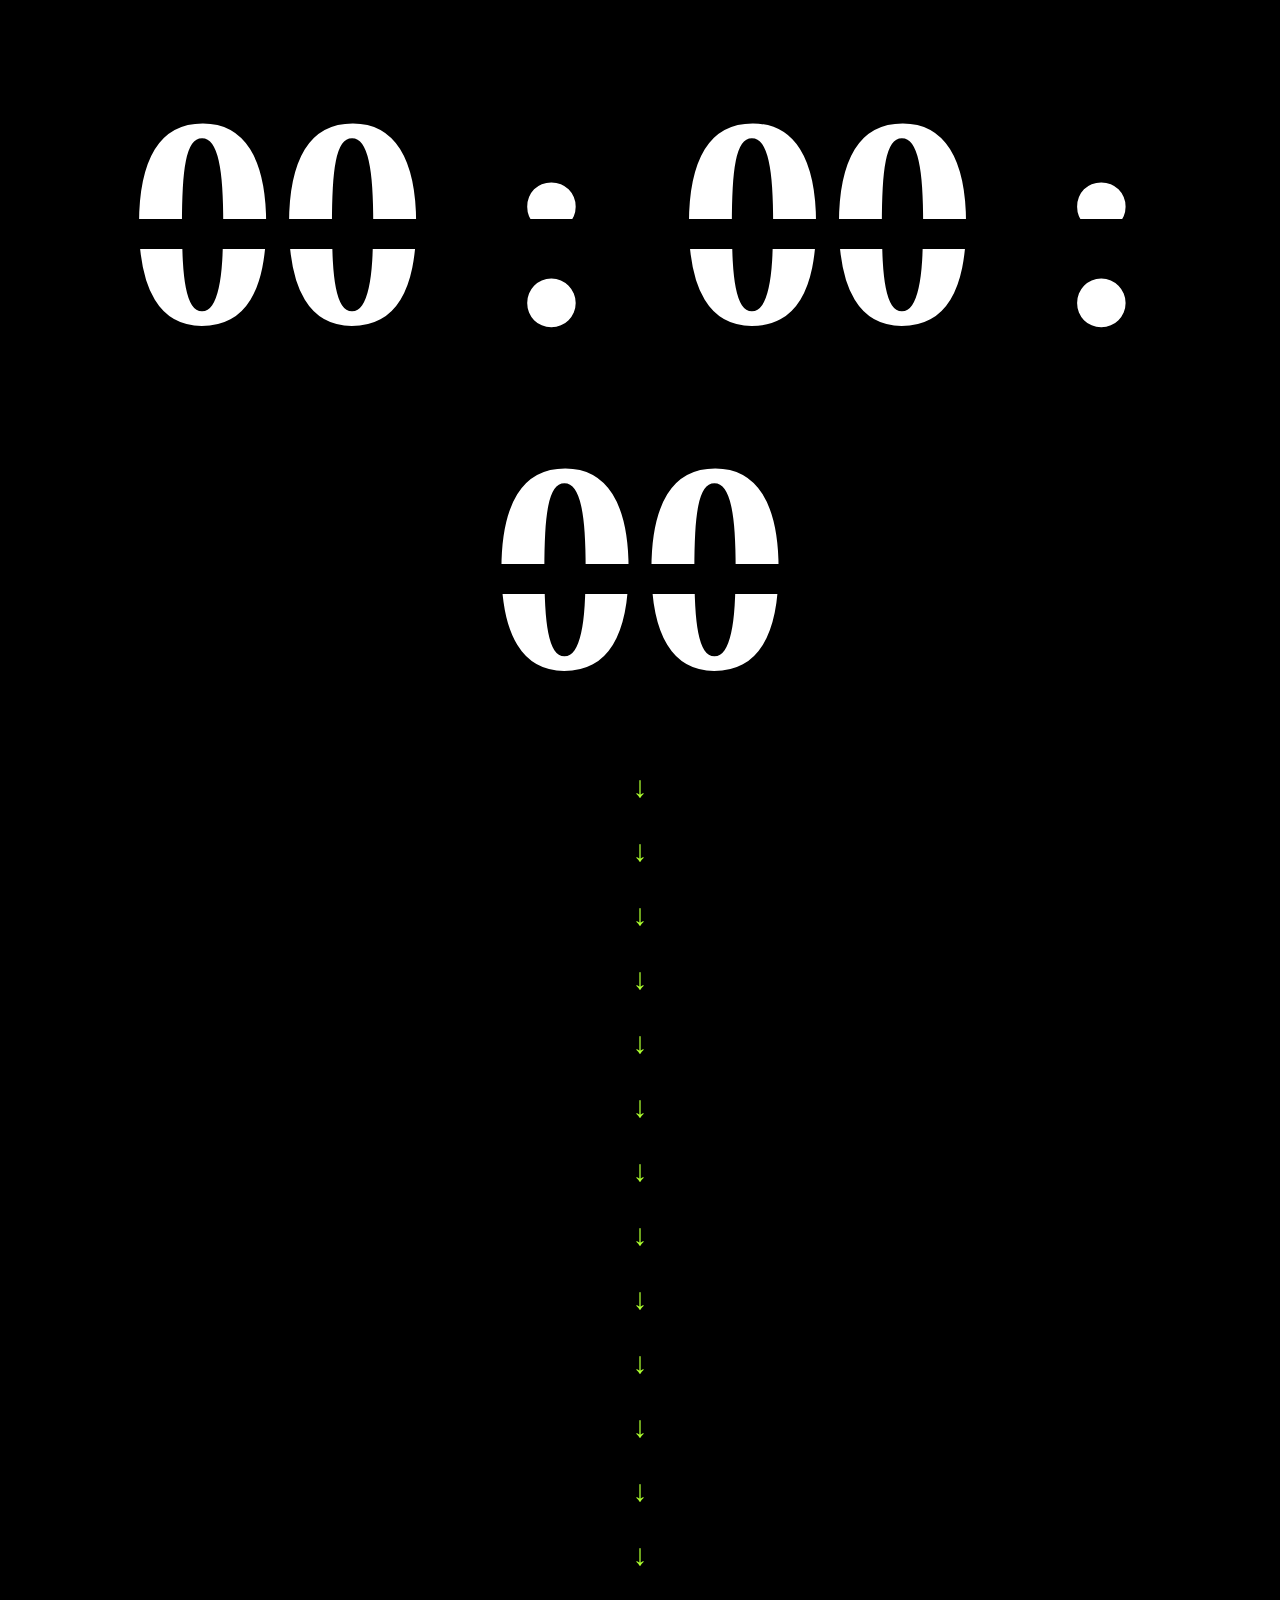
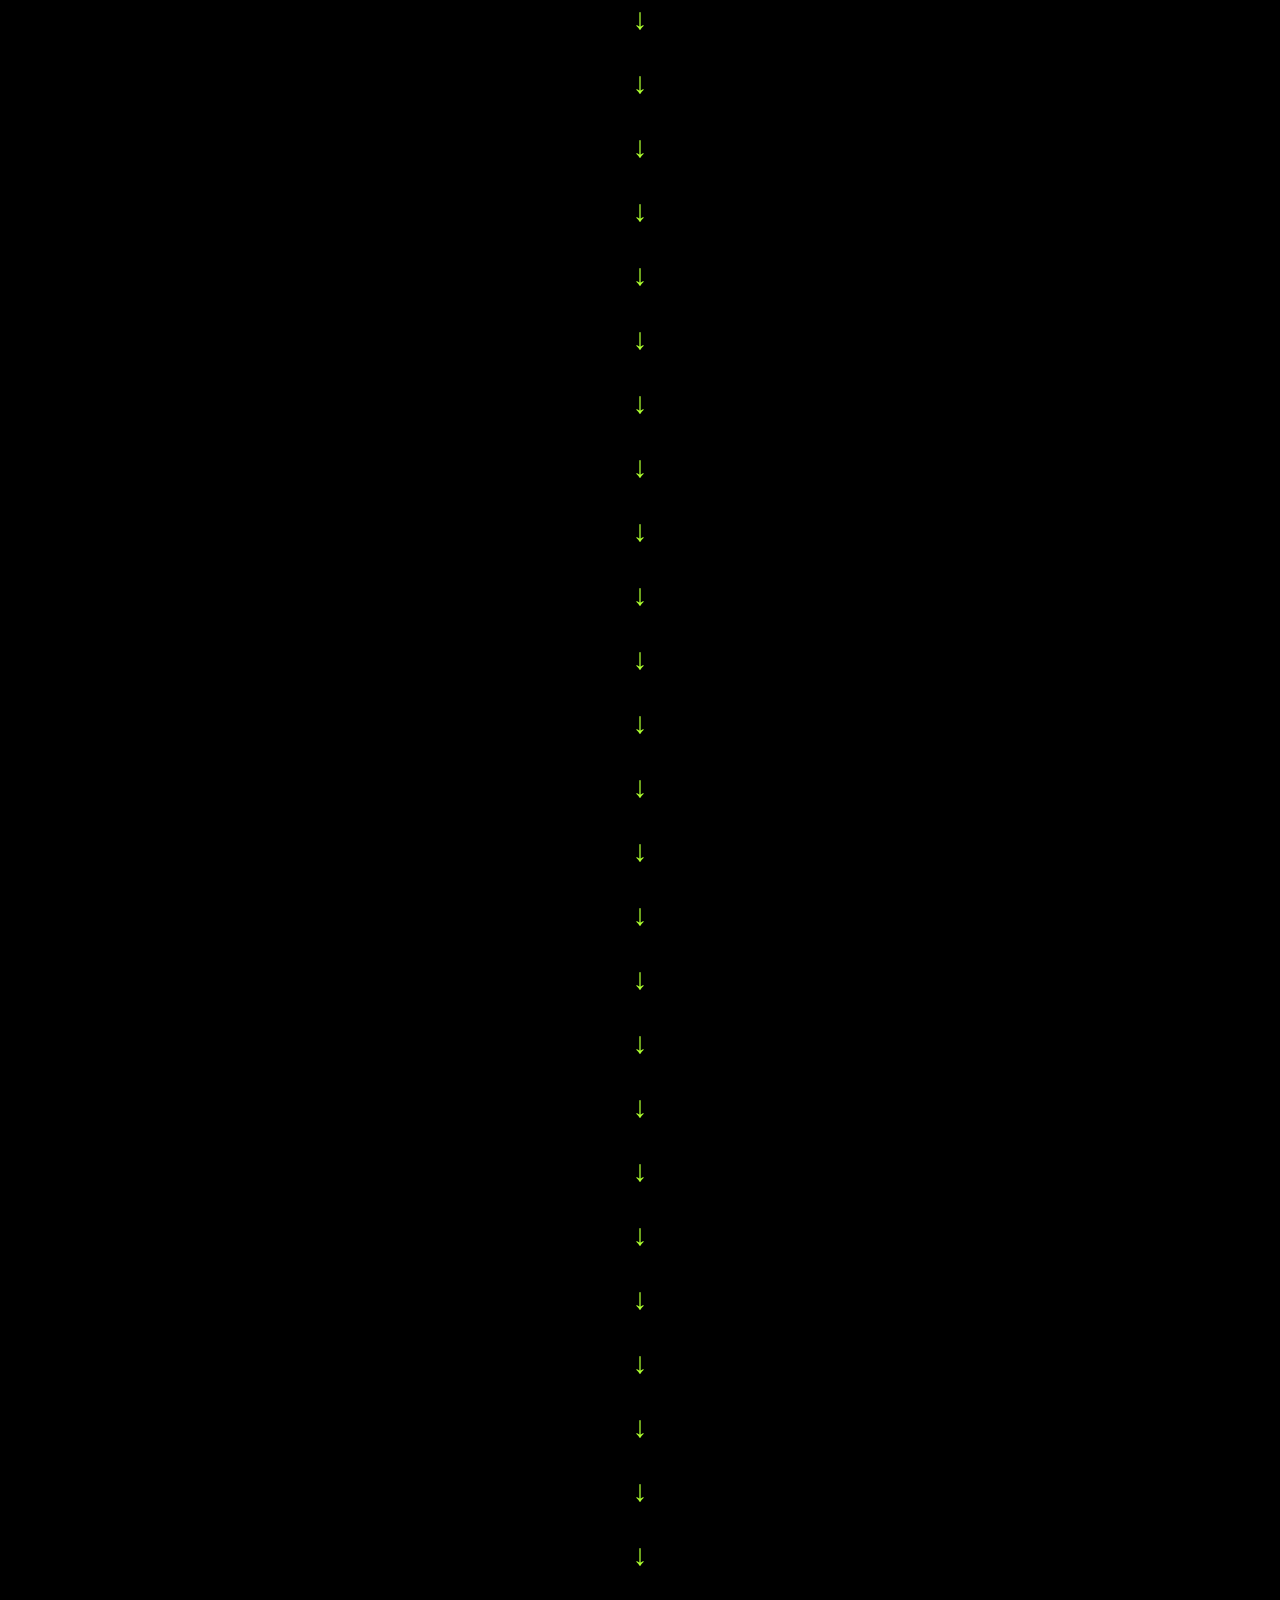
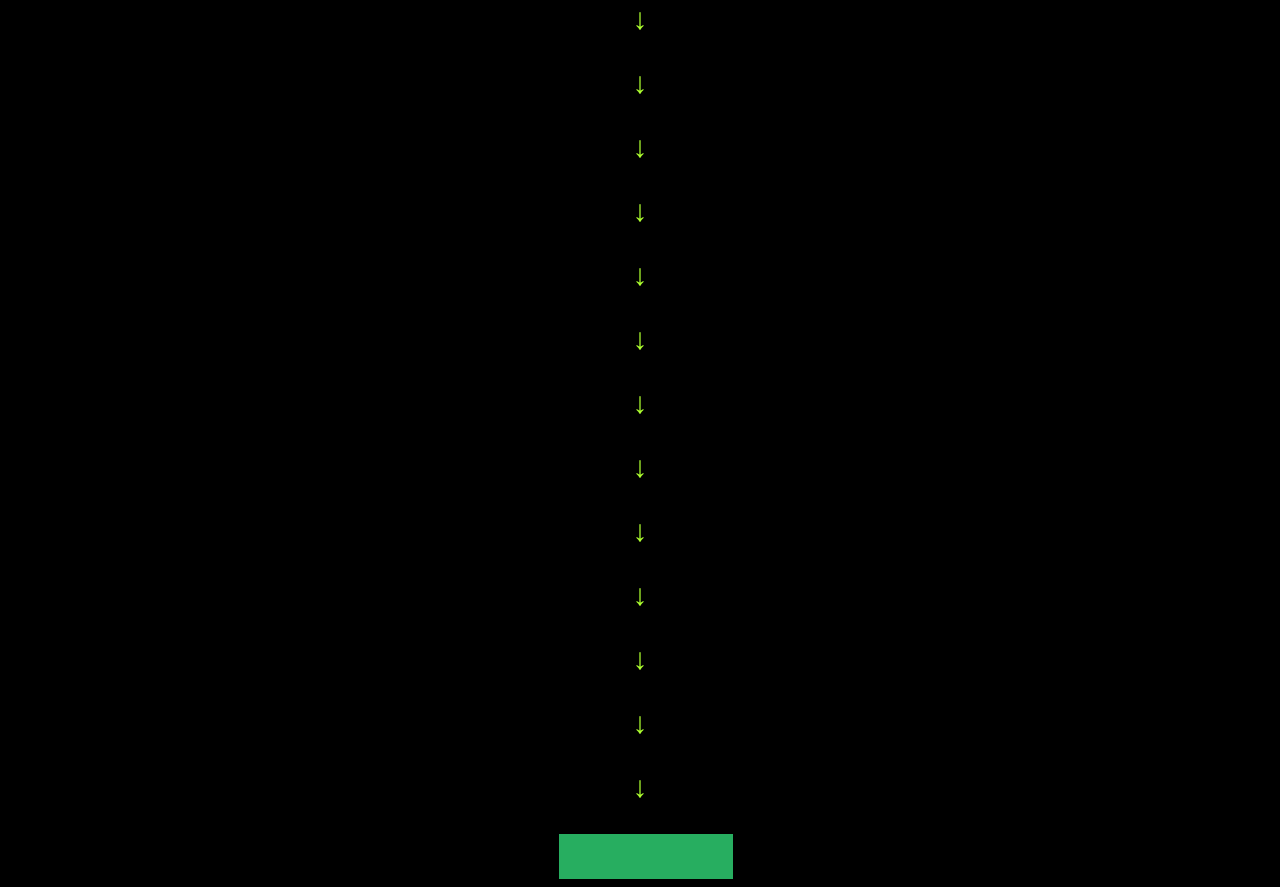
<file: js 15-dars/index.html>
<!DOCTYPE html>
<html lang="en">
<head>
    <meta charset="UTF-8">
    <meta name="viewport" content="width=device-width, initial-scale=1.0">
    <title>Document</title>
</head>
<body>
<div class="timer-container">
  <div class="timer-display" id="display"><del><span>00 : 00 : 00</span></del></div>
  <p>↓</p>
  <p>↓</p>
  <p>↓</p>
  <p>↓</p>
  <p>↓</p>
  <p>↓</p>
  <p>↓</p>
  <p>↓</p>
  <p>↓</p>
  <p>↓</p>
  <p>↓</p>
  <p>↓</p>
  <p>↓</p>
  <p>↓</p>
  <p>↓</p>
  <p>↓</p>
  <p>↓</p>
  <p>↓</p>
  <p>↓</p>
  <p>↓</p>
  <p>↓</p>
  <p>↓</p>
  <p>↓</p>
  <p>↓</p>
  <p>↓</p>
  <p>↓</p>
  <p>↓</p>
  <p>↓</p>
  <p>↓</p>
  <p>↓</p>
  <p>↓</p>
  <p>↓</p>
  <p>↓</p>
  <p>↓</p>
  <p>↓</p>
  <p>↓</p>
  <p>↓</p>
  <p>↓</p>
  <p>↓</p>
  <p>↓</p>
  <p>↓</p>
  <p>↓</p>
  <p>↓</p>
  <p>↓</p>
  <p>↓</p>
  <p>↓</p>
  <p>↓</p>
  <p>↓</p>
  <p>↓</p>
  <p>↓</p>
  <p>↓</p>
  <div class="controls">
    <input type="number" id="minutesInput" placeholder="Daqiqani kiriting">
    <button onclick="startTimer()">Boshlash</button>
    <button onclick="resetTimer()">To'xtatish</button>
  </div>
</div>
<style>
  .timer-container {
  text-align: center;
  font-family: 'Arial', sans-serif;
  margin-top: 50px;
}
span{
  color: white;
}
del{
  background-color: black;
  color: black;
}
.timer-display {
  font-size: 300px; /* Katta o'lcham */
  font-weight: bold;
  font-family: fantasy;
  color: whitesmoke;
  margin-bottom: 20px;

}

input {
  padding: 10px;
  font-size: 18px;
  width: 150px;
}

button {
  padding: 10px 20px;
  font-size: 18px;
  cursor: pointer;
  background-color: #27ae60;
  color: white;
  border: none;
  border-radius: 5px;
}
.controls > input, button{
  color: transparent;
  background-color: transparent;
  border-color: transparent;
  
}
input::placeholder{
  color: transparent;
}
.controls > input, button:hover{
  color: black;
  background-color: #27ae60;
  border-color: transparent;
}
.controls{
  padding-left: 250px;
}
p{
  color: greenyellow;
  font-size: 30px;
  font-weight: 900;
  padding: 0;
}
body{
  background-color: black;
}
</style>

<script>
    let countdown;

function startTimer() {
  clearInterval(countdown); // Oldingi taymerni to'xtatish
  
  const minutes = document.getElementById('minutesInput').value;
  let seconds = minutes * 60;

  if (seconds <= 0) return alert("Iltimos, musbat son kiriting!");

  countdown = setInterval(function() {
    let hrs = Math.floor(seconds / 3600);
    let mins = Math.floor((seconds % 3600) / 60);
    let secs = seconds % 60;

    // Ekranga chiqarish (00:00:00 formatida)
    document.getElementById('display').innerHTML = 
      `${hrs.toString().padStart(2, '0')} : ${mins.toString().padStart(2, '0')} : ${secs.toString().padStart(2, '0')}`;

    if (seconds <= 0) {
      clearInterval(countdown);
      alert("Vaqt tugadi!");
    }
    seconds--;
  }, 1000);
}

function resetTimer() {
  clearInterval(countdown);
  document.getElementById('display').innerHTML = "00:00:00";
}

</script>

    <!-- <script src="script.js"></script> -->
</body>
</html>
</file>
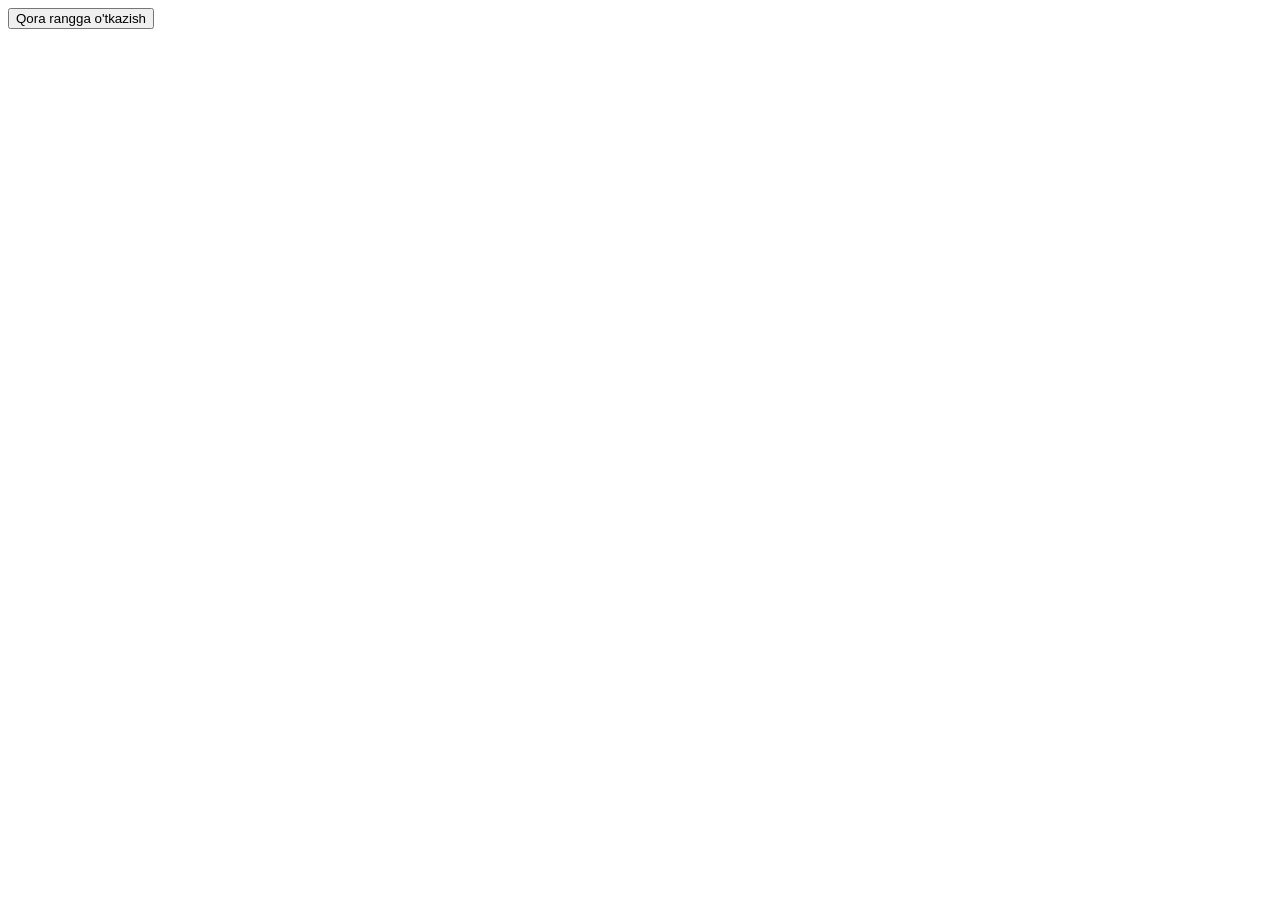
<file: js 16-dars/index.html>
<!doctype html>
<html lang="en">
  <head>
    <meta charset="UTF-8" />
    <meta name="viewport" content="width=device-width, initial-scale=1.0" />
    <title>Document</title>
  </head>
  <body>
    <div id="ooo"></div>
    <!-- <button onclick="inn(ii())">nima gapp</button> -->
     <button onclick="qoraQil()">Qora rangga o'tkazish</button>

    <script src="./script.js"></script>
  </body>
</html>
</file>
